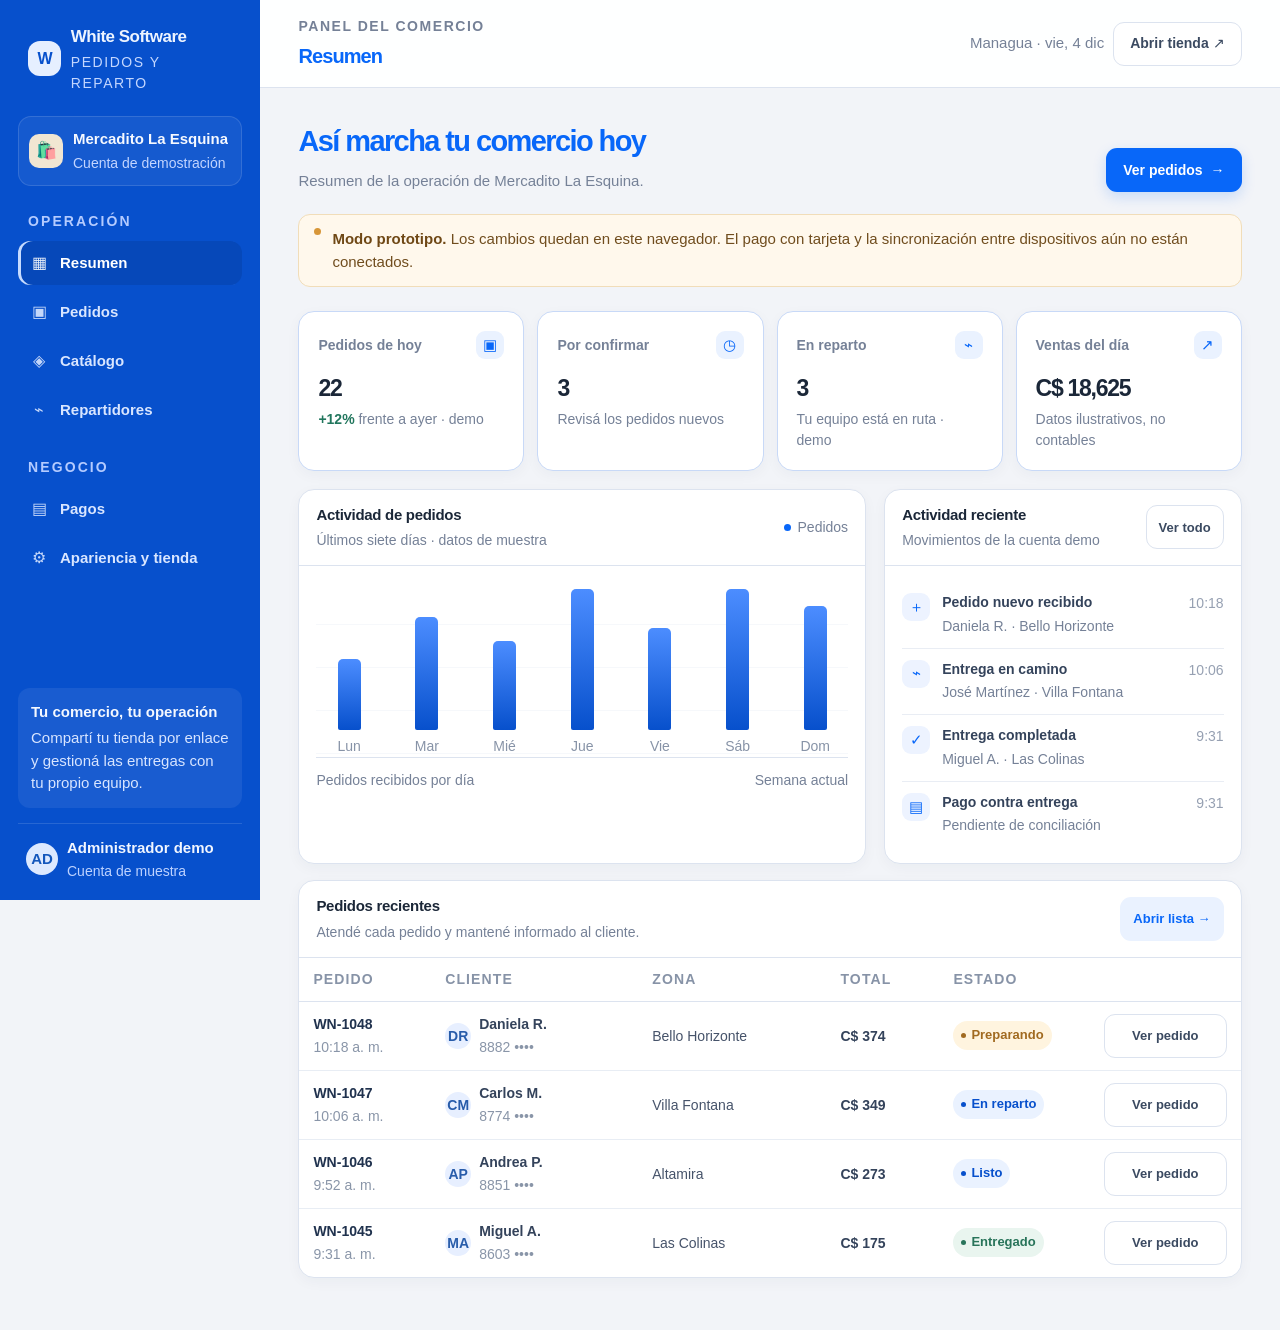
<file: prototype/index.html>
<!doctype html>
<html lang="es">
<head>
  <meta charset="utf-8">
  <meta name="viewport" content="width=device-width, initial-scale=1">
  <meta name="theme-color" content="#0750cc">
  <meta name="description" content="Prototipo de pedidos por enlace y reparto propio para comercios nicaragüenses.">
  <title>White Software | Pedidos y reparto</title>
<link rel="stylesheet" href="styles.css?v=redesign-20261109">
</head>
<body>
  <div id="app"></div>
  <div id="toast-region" class="toast-region" aria-live="polite" aria-atomic="true"></div>
<script src="app.js?v=redesign-20261109" defer></script>
</body>
</html>
</file>
<file: prototype/styles.css>
:root {
  --brand: #0867f9;
  --brand-dark: #0750cc;
  --brand-light: #eaf2ff;
  --ink: #1b2738;
  --muted: #758197;
  --line: #dce3ef;
  --paper: #ffffff;
  --canvas: #f2f4f8;
  --sand: #f4efe6;
  --amber: #b46e20;
  --amber-bg: #fff5e7;
  --red: #b44740;
  --green: #21765d;
  --shadow: 0 16px 42px rgba(28, 54, 94, .10);
  --font-xs: .8125rem;
  --font-sm: .875rem;
  --font-md: .9375rem;
  --font-base: 1rem;
  --font-lg: 1.0625rem;
  --space-1: .25rem;
  --space-2: .5rem;
  --space-3: .75rem;
  --space-4: 1rem;
  --space-5: 1.25rem;
  --space-6: 1.5rem;
  --space-8: 2rem;
  --radius-sm: .625rem;
  --radius-md: .875rem;
  --radius-lg: 1rem;
  --control-height: 2.75rem;
  font-family: 'DM Sans', 'Segoe UI', sans-serif;
  color: var(--ink);
  background: var(--canvas);
  font-synthesis: none;
  text-rendering: optimizeLegibility;
}

* { box-sizing: border-box; }
body { margin: 0; min-width: 320px; background: var(--canvas); font-size: var(--font-base); line-height: 1.5; }
button, input, select, textarea { font: inherit; }
button { cursor: pointer; }
button:focus-visible, a:focus-visible, input:focus-visible, select:focus-visible, textarea:focus-visible { outline: 3px solid rgba(8, 103, 249, .25); outline-offset: 2px; }
a { color: inherit; text-decoration: none; }
.app-layout { min-height: 100vh; display: grid; grid-template-columns: 260px minmax(0, 1fr); }
.sidebar { position: fixed; inset: 0 auto 0 0; z-index: 20; width: 260px; padding: 24px 18px 18px; display: flex; flex-direction: column; background: var(--brand-dark); color: #edf4ff; }
.brand-lockup { display: flex; align-items: center; gap: 10px; padding: 0 10px 22px; }
.brand-mark { width: 35px; height: 35px; display: grid; place-items: center; border-radius: 12px; background: #e6efff; color: var(--brand-dark); font-family: Manrope, sans-serif; font-weight: 800; letter-spacing: -.08em; }
.brand-name { font-family: Manrope, sans-serif; font-size:var(--font-lg); font-weight: 800; letter-spacing: -.03em; }
.brand-caption { margin-top: 2px; color: #c4d7ff; font-size:var(--font-sm); letter-spacing: .11em; text-transform: uppercase; }
.tenant-card { display: flex; align-items: center; gap: 10px; padding: 11px 10px; border: 1px solid rgba(255,255,255,.13); border-radius: 13px; background: rgba(255,255,255,.06); }
.tenant-logo { width: 34px; height: 34px; flex: 0 0 auto; display: grid; place-items: center; border-radius: 10px; background: #f1e6d2; color: #654a25; font-size: 17px; }
.tenant-name { overflow: hidden; color: #f6f9ff; font-size:var(--font-md); font-weight: 700; text-overflow: ellipsis; white-space: nowrap; }
.tenant-meta { margin-top: 3px; color: #c3d5ff; font-size:var(--font-sm); }
.nav-label { margin: 25px 10px 9px; color: #b4cbff; font-size:var(--font-sm); font-weight: 700; letter-spacing: .15em; text-transform: uppercase; }
.side-nav { display: grid; gap: 5px; }
.nav-item { width: 100%; min-height: 44px; display: flex; align-items: center; gap: 12px; padding: 10px 12px; border: 0; border-radius: 12px; color: #d9e6ff; background: transparent; text-align: left; transition: .16s ease; }
.nav-item:hover { color: white; background: rgba(255,255,255,.08); }
.nav-item.active { color: #fff; background: #0648b9; box-shadow: inset 3px 0 #c6dbff; }
.nav-icon { width: 18px; text-align: center; font-size: 16px; opacity: .9; }
.nav-item span:last-child { font-size:var(--font-md); font-weight: 600; }
.sidebar-bottom { margin-top: auto; }
.sidebar-help { padding: 13px; border-radius: 12px; background: rgba(255,255,255,.07); color: #d8e5ff; font-size:var(--font-md); line-height: 1.5; }
.sidebar-help strong { display: block; margin-bottom: 4px; color: #f4f8ff; font-size:var(--font-md); }
.profile-row { margin-top: 15px; padding: 13px 8px 0; border-top: 1px solid rgba(255,255,255,.13); display: flex; align-items: center; gap: 9px; }
.avatar { width: 32px; height: 32px; display: grid; place-items: center; border-radius: 50%; background: #dce9ff; color: #1357bc; font-size:var(--font-md); font-weight: 800; }
.profile-name { display: block; color: #f1f6ff; font-size:var(--font-md); font-weight: 700; }
.profile-role { display: block; margin-top: 2px; color: #bdd2ff; font-size:var(--font-sm); }
.main-column { grid-column: 2; min-width: 0; }
.topbar { min-height: 88px; padding: 16px clamp(20px, 3vw, 44px); display: flex; align-items: center; justify-content: space-between; gap: 20px; border-bottom: 1px solid var(--line); background: rgba(255,255,255,.96); }
.topbar-title { min-width: 0; }
.eyebrow { margin: 0 0 4px; color: var(--muted); font-size:var(--font-sm); font-weight: 700; letter-spacing: .11em; text-transform: uppercase; }
.topbar h1, .topbar h2 { margin: 0; font-family: Manrope, sans-serif; font-size: 20px; letter-spacing: -.045em; color: var(--brand); }
.topbar-actions { display: flex; align-items: center; gap: 9px; }
.current-date { color: var(--muted); font-size:var(--font-md); white-space: nowrap; }
.page-content { width: min(1360px, 100%); margin: 0 auto; padding: 32px clamp(20px, 3vw, 44px) 52px; }
.mobile-menu { display: none; }
.demo-strip { display: flex; align-items: flex-start; gap: 11px; margin-bottom: 24px; padding: 13px 15px; border: 1px solid #f1ddb9; border-radius: 12px; color: #704d1e; background: #fff8ec; font-size:var(--font-md); line-height: 1.5; }
.demo-strip b { color: #6f4815; }
.demo-dot { width: 7px; height: 7px; flex: 0 0 auto; border-radius: 50%; background: #d79638; }
.page-heading { display: flex; align-items: flex-end; justify-content: space-between; gap: 18px; margin-bottom: 22px; }
.page-heading h2 { margin: 0; font-family: Manrope, sans-serif; font-size: clamp(22px, 3vw, 29px); letter-spacing: -.055em; color: var(--brand); }
.page-heading p { margin: 6px 0 0; color: var(--muted); font-size:var(--font-md); }
.btn { min-height: var(--control-height); padding: 0 16px; display: inline-flex; align-items: center; justify-content: center; gap: 8px; border: 1px solid transparent; border-radius: 11px; font-size: var(--font-sm); font-weight: 700; transition: transform .15s ease, background .15s ease; }
.btn:hover { transform: translateY(-1px); }
.btn-primary { color: white; background: var(--brand); box-shadow: 0 5px 14px rgba(8,103,249,.18); }
.btn-primary:hover { background: #0054d1; }
.btn-secondary { border-color: var(--line); color: #3b4a61; background: white; }
.btn-secondary:hover { background: #f7f9fc; }
.btn-quiet { color: var(--brand); background: var(--brand-light); }
.btn-danger { color: var(--red); background: #fff0ef; }
.btn-small { min-height: var(--control-height); padding: 0 12px; font-size: var(--font-xs); }
.btn:disabled { cursor: not-allowed; opacity: .48; transform: none; }
.icon-button { width: 44px; height: 44px; display: inline-grid; place-items: center; border: 1px solid var(--line); border-radius: 11px; color: #59677f; background: white; }
.stats-grid { display: grid; grid-template-columns: repeat(4, minmax(0,1fr)); gap: 13px; margin-bottom: 18px; }
.stat-card { min-height: 128px; padding: 19px; border: 1px solid #c8d9f7; border-radius: 16px; background: white; box-shadow: 0 4px 14px rgba(30,51,89,.04); }
.stat-top { display: flex; align-items: center; justify-content: space-between; gap: 8px; color: var(--muted); font-size:var(--font-sm); font-weight: 600; }
.stat-icon { width: 28px; height: 28px; display: grid; place-items: center; border-radius: 9px; color: var(--brand); background: var(--brand-light); font-size:var(--font-md); }
.stat-value { margin-top: 12px; font-family: Manrope, sans-serif; font-size: 23px; font-weight: 800; letter-spacing: -.055em; }
.stat-foot { margin-top: 3px; color: var(--muted); font-size:var(--font-sm); }
.stat-foot strong { color: var(--green); }
.dashboard-grid { display: grid; grid-template-columns: minmax(0,1.35fr) minmax(320px,.85fr); gap: 18px; }
.panel { min-width: 0; border: 1px solid var(--line); border-radius: 16px; background: white; box-shadow: 0 4px 14px rgba(30,51,89,.04); }
.panel-header { min-height: 59px; padding: 14px 17px; display: flex; align-items: center; justify-content: space-between; gap: 12px; border-bottom: 1px solid var(--line); }
.panel-header h3 { margin: 0; font-family: Manrope, sans-serif; font-size:var(--font-md); letter-spacing: -.02em; }
.panel-header p { margin: 4px 0 0; color: var(--muted); font-size:var(--font-sm); }
.panel-body { padding: 16px 17px; }
.chart-legend { display: flex; align-items: center; gap: 7px; color: var(--muted); font-size:var(--font-sm); }
.legend-dot { width: 7px; height: 7px; border-radius: 50%; background: var(--brand); }
.chart { height: 176px; padding: 7px 0 0; display: flex; align-items: flex-end; justify-content: space-around; gap: 12px; border-bottom: 1px solid var(--line); background: repeating-linear-gradient(to bottom, transparent 0, transparent 42px, #edf1f7 43px); }
.chart-col { height: 100%; flex: 1; display: flex; align-items: center; flex-direction: column; justify-content: flex-end; gap: 6px; color: #8793a7; font-size:var(--font-sm); }
.chart-bar { width: min(23px,60%); min-height: 8px; border-radius: 5px 5px 2px 2px; background: linear-gradient(180deg,#4c8dff,#0750cc); }
.chart-caption { display: flex; align-items: center; justify-content: space-between; margin-top: 12px; color: var(--muted); font-size:var(--font-sm); }
.activity-list { display: grid; }
.activity-row { padding: 11px 0; display: grid; grid-template-columns: 31px 1fr auto; gap: 9px; align-items: start; border-bottom: 1px solid #e9edf4; }
.activity-row:last-child { border-bottom: 0; }
.activity-icon { width: 28px; height: 28px; display: grid; place-items: center; border-radius: 9px; color: var(--brand); background: #edf3ff; font-size:var(--font-md); }
.activity-title { color: #34435b; font-size:var(--font-sm); font-weight: 700; line-height: 1.4; }
.activity-note { margin-top: 3px; color: var(--muted); font-size:var(--font-sm); }
.activity-time { color: #96a0b2; font-size:var(--font-sm); white-space: nowrap; }
.section-toolbar { margin-bottom: 13px; display: flex; align-items: center; justify-content: space-between; gap: 11px; }
.toolbar-left, .toolbar-right { display: flex; align-items: center; gap: 8px; }
.search-field { min-height: var(--control-height); min-width: 240px; padding: 0 13px; display: flex; align-items: center; gap: 10px; border: 1px solid var(--line); border-radius: 11px; background: white; }
.search-field span { color: #8793a7; }
.search-field input { width: 100%; border: 0; outline: 0; color: var(--ink); background: transparent; font-size:var(--font-md); }
.select-control, .input-control, .textarea-control { min-height: var(--control-height); width: 100%; padding: 0 13px; border: 1px solid #d8e1ee; border-radius: 10px; color: #35435a; background: white; font-size: 16px; }
.textarea-control { min-height: 104px; padding: 12px 13px; resize: vertical; }
.field-label { display: block; margin-bottom: 6px; color: #5b6980; font-size:var(--font-sm); font-weight: 700; }
.field-help { margin: 5px 0 0; color: var(--muted); font-size:var(--font-sm); line-height: 1.45; }
.table-wrap { overflow-x: auto; }
.data-table { width: 100%; border-collapse: collapse; text-align: left; }
.orders-table { table-layout: fixed; }
.orders-table th, .orders-table td { padding-right: 9px; padding-left: 9px; overflow-wrap: anywhere; }
.orders-table th:nth-child(1), .orders-table td:nth-child(1) { width: 12%; }
.orders-table th:nth-child(2), .orders-table td:nth-child(2) { width: 18%; }
.orders-table th:nth-child(3), .orders-table td:nth-child(3) { width: 16%; }
.orders-table th:nth-child(4), .orders-table td:nth-child(4) { width: 10%; }
.orders-table th:nth-child(5), .orders-table td:nth-child(5) { width: 13%; }
.orders-table th:nth-child(6), .orders-table td:nth-child(6) { width: 19%; }
.orders-table th:nth-child(7), .orders-table td:nth-child(7) { width: 12%; }
.orders-table .customer-cell { min-width: 0; white-space: normal; }
.orders-table .customer-cell > span:last-child { min-width: 0; overflow-wrap: anywhere; }
.orders-table td:nth-child(4) { white-space: nowrap; }
.orders-table td:nth-child(5) .status-pill { white-space: normal; }
.orders-table td .btn { width: 100%; max-width: 100%; padding: 4px 6px; white-space: normal; line-height: 1.25; }
.orders-table.is-compact th:nth-child(1), .orders-table.is-compact td:nth-child(1) { width: 14%; }
.orders-table.is-compact th:nth-child(2), .orders-table.is-compact td:nth-child(2) { width: 22%; }
.orders-table.is-compact th:nth-child(3), .orders-table.is-compact td:nth-child(3) { width: 20%; }
.orders-table.is-compact th:nth-child(4), .orders-table.is-compact td:nth-child(4) { width: 12%; }
.orders-table.is-compact th:nth-child(5), .orders-table.is-compact td:nth-child(5) { width: 16%; }
.orders-table.is-compact th:nth-child(6), .orders-table.is-compact td:nth-child(6) { display: none; }
.orders-table.is-compact th:nth-child(7), .orders-table.is-compact td:nth-child(7) { width: 16%; }
.data-table th { padding: 11px 14px; border-bottom: 1px solid var(--line); color: #8793a7; font-size:var(--font-sm); font-weight: 700; letter-spacing: .08em; text-transform: uppercase; white-space: nowrap; }
.data-table td { padding: 12px 14px; border-bottom: 1px solid #e8edf4; color: #46536a; font-size:var(--font-sm); vertical-align: middle; }
.data-table tbody tr:last-child td { border-bottom: 0; }
.data-table tbody tr:hover { background: #f7f9fc; }
.order-id { color: #20324e; font-weight: 800; }
.customer-cell { display: flex; align-items: center; gap: 8px; white-space: nowrap; }
.mini-avatar { width: 26px; height: 26px; display: grid; place-items: center; border-radius: 50%; color: #285caa; background: #e7efff; font-size:var(--font-sm); font-weight: 800; }
.cell-main { display: block; color: #34435b; font-size:var(--font-sm); font-weight: 700; }
.cell-sub { display: block; margin-top: 3px; color: #8995a8; font-size:var(--font-sm); }
.status-pill { display: inline-flex; align-items: center; gap: 5px; padding: 5px 8px; border-radius: 99px; color: #54627a; background: #eef2f8; font-size:var(--font-sm); font-weight: 700; white-space: nowrap; }
.status-pill::before { width: 5px; height: 5px; content: ''; border-radius: 50%; background: currentColor; }
.status-green { color: #28745a; background: #e9f5ef; }
.status-amber { color: #a16a20; background: #fff4df; }
.status-blue { color: #0750cc; background: #eaf2ff; }
.status-red { color: #ad514a; background: #fff0ee; }
.product-grid { display: grid; grid-template-columns: repeat(3,minmax(0,1fr)); gap: 13px; }
.product-admin-card { min-height: 100px; padding: 16px; display: grid; grid-template-columns: 58px minmax(0,1fr) auto; gap: 13px; align-items: center; border: 1px solid var(--line); border-radius: 14px; background: white; }
.product-thumb { width: 54px; height: 54px; display: grid; place-items: center; border-radius: 12px; background: #f3efe5; font-size: 25px; }
.product-name { overflow: hidden; color: #34435b; font-size:var(--font-md); font-weight: 700; text-overflow: ellipsis; white-space: nowrap; }
.product-meta { margin-top: 5px; color: var(--muted); font-size:var(--font-sm); }
.product-price { margin-top: 5px; color: var(--brand); font-size:var(--font-sm); font-weight: 800; }
.toggle { position: relative; width: 48px; height: 28px; border: 0; border-radius: 20px; background: #c9d2e0; transition: .15s ease; }
.toggle::after { position: absolute; top: 4px; left: 4px; width: 20px; height: 20px; content: ''; border-radius: 50%; background: white; box-shadow: 0 1px 3px rgba(0,0,0,.16); transition: .15s ease; }
.toggle.on { background: var(--brand); }
.toggle.on::after { transform: translateX(20px); }
.courier-grid { display: grid; grid-template-columns: repeat(3,minmax(0,1fr)); gap: 13px; }
.courier-card { padding: 17px; border: 1px solid var(--line); border-radius: 13px; background: white; }
.courier-card-top { display: flex; align-items: center; justify-content: space-between; gap: 9px; }
.courier-avatar { width: 43px; height: 43px; display: grid; place-items: center; border-radius: 14px; color: #285caa; background: #e6efff; font-size:var(--font-md); font-weight: 800; }
.courier-name { margin-top: 13px; font-family: Manrope, sans-serif; font-size:var(--font-md); font-weight: 800; }
.courier-zone { margin-top: 5px; color: var(--muted); font-size:var(--font-sm); }
.courier-stats { margin: 15px 0; padding: 11px 0; display: grid; grid-template-columns: 1fr 1fr; border-top: 1px solid var(--line); border-bottom: 1px solid var(--line); }
.courier-stats div + div { padding-left: 12px; border-left: 1px solid var(--line); }
.courier-stats strong { display: block; font-size:var(--font-md); }
.courier-stats span { display: block; margin-top: 3px; color: var(--muted); font-size:var(--font-sm); }
.settings-grid { display: grid; grid-template-columns: minmax(0,1fr) minmax(280px,.8fr); gap: 15px; }
.settings-form { padding: 19px; }
.form-grid { display: grid; grid-template-columns: repeat(2,minmax(0,1fr)); gap: 13px; }
.form-field.full { grid-column: 1 / -1; }
.theme-input { width: 52px; height: 38px; padding: 3px; border: 1px solid var(--line); border-radius: 8px; background: white; }
.inline-control { display: flex; gap: 8px; align-items: center; }
.preview-store { overflow: hidden; border: 1px solid var(--line); border-radius: 14px; background: #fff; }
.preview-banner { min-height: 124px; padding: 18px; display: flex; align-items: flex-end; color: white; background: linear-gradient(135deg,var(--brand),var(--brand-dark)); }
.preview-banner span { font-family: Manrope,sans-serif; font-size: 18px; font-weight: 800; letter-spacing: -.04em; }
.preview-store-body { padding: 15px; }
.preview-product { margin-top: 10px; padding: 10px; display: flex; align-items: center; gap: 10px; border: 1px solid var(--line); border-radius: 10px; font-size:var(--font-sm); }
.preview-product span:first-child { font-size: 20px; }
.integration-card { padding: 18px; border: 1px solid var(--line); border-radius: 13px; background: white; }
.integration-header { display: flex; align-items: center; justify-content: space-between; gap: 14px; }
.integration-title { display: flex; align-items: center; gap: 10px; }
.integration-icon { width: 38px; height: 38px; display: grid; place-items: center; border-radius: 11px; color: var(--brand); background: var(--brand-light); font-size: 16px; }
.integration-title strong { display: block; font-size:var(--font-md); }
.integration-title small { display: block; margin-top: 4px; color: var(--muted); font-size:var(--font-sm); }
.check-list { margin: 16px 0 0; padding: 0; list-style: none; display: grid; gap: 10px; }
.check-list li { display: grid; grid-template-columns: 17px 1fr; gap: 7px; color: #59665f; font-size:var(--font-sm); line-height: 1.5; }
.check-list li span:first-child { color: var(--green); font-weight: 800; }
.empty-state { padding: 37px 18px; color: var(--muted); text-align: center; font-size:var(--font-md); }
.empty-state strong { display: block; margin-bottom: 6px; color: #3b4a43; font-family: Manrope,sans-serif; font-size:var(--font-md); }

/* Storefront */
.store-page { min-height: 100vh; background: #f5f7fa; }
.store-topbar { height: 64px; padding: 0 clamp(16px,5vw,64px); display: flex; align-items: center; justify-content: space-between; gap: 12px; border-bottom: 1px solid #dde3ee; background: rgba(255,255,255,.94); }
.store-brand { display: flex; align-items: center; gap: 9px; }
.store-brand-mark { width: 31px; height: 31px; display: grid; place-items: center; border-radius: 10px; color: white; background: var(--brand); font-size:var(--font-md); }
.store-brand-name { font-family: Manrope,sans-serif; font-size:var(--font-md); font-weight: 800; }
.store-top-actions { display: flex; align-items: center; gap: 9px; }
.store-hero { min-height: 220px; padding: 38px clamp(18px,6vw,72px); position: relative; overflow: hidden; display: flex; align-items: center; color: white; background: linear-gradient(112deg, var(--brand-dark), var(--brand) 72%, #4c8dff); }
.store-hero::before, .store-hero::after { position: absolute; content: ''; border: 1px solid rgba(255,255,255,.15); border-radius: 50%; }
.store-hero::before { width: 340px; height: 340px; right: 7%; top: -190px; }
.store-hero::after { width: 240px; height: 240px; right: 11%; top: -135px; }
.hero-content { position: relative; z-index: 1; width: min(1100px,100%); margin: 0 auto; }
.hero-tag { display: inline-flex; align-items: center; gap: 7px; padding: 6px 10px; border: 1px solid rgba(255,255,255,.3); border-radius: 99px; color: #edf4ff; font-size:var(--font-sm); font-weight: 700; letter-spacing: .08em; text-transform: uppercase; }
.store-hero h1 { max-width: 630px; margin: 13px 0 7px; font-family: Manrope,sans-serif; font-size: clamp(25px,4vw,38px); line-height: 1.1; letter-spacing: -.06em; }
.store-hero p { margin: 0; color: #dce8ff; font-size:var(--font-md); }
.store-meta-row { width: min(1100px,calc(100% - 36px)); margin: -23px auto 0; position: relative; z-index: 2; padding: 15px 18px; display: flex; align-items: center; justify-content: space-between; gap: 12px; border: 1px solid var(--line); border-radius: 13px; background: white; box-shadow: 0 8px 24px rgba(31,51,89,.06); }
.store-meta-left { display: flex; align-items: center; gap: 12px; }
.store-meta-icon { width: 39px; height: 39px; display: grid; place-items: center; border-radius: 12px; background: #f3ead7; font-size: 19px; }
.store-meta-name { font-size:var(--font-md); font-weight: 800; }
.store-meta-detail { margin-top: 4px; color: var(--muted); font-size:var(--font-sm); }
.store-perks { display: flex; align-items: center; gap: 16px; color: #657189; font-size:var(--font-sm); }
.store-perks span { display: flex; align-items: center; gap: 5px; }
.store-body { width: min(1100px,calc(100% - 36px)); margin: 24px auto 0; padding-bottom: 55px; }
.store-section-title { margin: 0 0 4px; font-family: Manrope,sans-serif; font-size: 20px; letter-spacing: -.05em; }
.store-section-note { margin: 0; color: var(--muted); font-size:var(--font-sm); }
.store-layout { margin-top: 16px; display: grid; grid-template-columns: minmax(0,1fr) 285px; gap: 22px; align-items: start; }
.store-products-head { margin-bottom: 13px; display: flex; align-items: center; justify-content: space-between; gap: 10px; }
.category-row { margin-bottom: 14px; display: flex; gap: 7px; overflow-x: auto; scrollbar-width: thin; }
.category-chip { min-height: 44px; padding: 0 15px; border: 1px solid #dce3ef; border-radius: 99px; color: #657189; background: white; font-size: var(--font-xs); font-weight: 700; white-space: nowrap; }
.category-chip.active { border-color: var(--brand); color: white; background: var(--brand); }
.store-product-grid { display: grid; grid-template-columns: repeat(3,minmax(0,1fr)); gap: 11px; }
.store-product { min-width: 0; overflow: hidden; border: 1px solid #dee5f0; border-radius: 12px; background: white; transition: .15s ease; }
.store-product:hover { transform: translateY(-2px); box-shadow: 0 9px 24px rgba(31,51,89,.08); }
.store-product-visual { height: 112px; position: relative; display: grid; place-items: center; background: linear-gradient(145deg,#f5f0e5,#f8f7f1); font-size: 42px; }
.product-tag { position: absolute; top: 9px; left: 9px; padding: 4px 7px; border-radius: 99px; color: #6d5529; background: rgba(255,255,255,.83); font-size:var(--font-xs); font-weight: 700; }
.store-product-info { padding: 12px; }
.store-product-name { overflow: hidden; color: #28364d; font-size:var(--font-sm); font-weight: 700; text-overflow: ellipsis; white-space: nowrap; }
.store-product-size { margin-top: 4px; color: var(--muted); font-size:var(--font-xs); }
.store-product-bottom { margin-top: 11px; display: flex; align-items: center; justify-content: space-between; gap: 7px; }
.store-product-price { color: var(--brand); font-size:var(--font-md); font-weight: 800; }
.add-button { width: 44px; height: 44px; display: grid; place-items: center; border: 0; border-radius: 11px; color: white; background: var(--brand); font-size: 20px; font-weight: 700; }
.cart-panel { position: sticky; top: 15px; overflow: hidden; border: 1px solid #dee5f0; border-radius: 13px; background: white; }
.cart-head { padding: 14px 15px; display: flex; align-items: center; justify-content: space-between; border-bottom: 1px solid var(--line); }
.cart-head strong { font-family: Manrope,sans-serif; font-size:var(--font-md); }
.cart-count { min-width: 21px; height: 21px; padding: 0 6px; display: grid; place-items: center; border-radius: 99px; color: var(--brand); background: var(--brand-light); font-size:var(--font-sm); font-weight: 800; }
.cart-items { max-height: 270px; overflow: auto; padding: 4px 15px; }
.cart-empty { padding: 23px 4px; color: var(--muted); text-align: center; font-size:var(--font-sm); line-height: 1.5; }
.cart-empty-icon { display: block; margin-bottom: 7px; font-size: 23px; }
.cart-line { padding: 10px 0; display: grid; grid-template-columns: 32px minmax(0,1fr) auto; gap: 8px; align-items: center; border-bottom: 1px solid #e8edf4; }
.cart-line-icon { width: 31px; height: 31px; display: grid; place-items: center; border-radius: 9px; background: #f5f0e5; }
.cart-line-title { overflow: hidden; font-size:var(--font-sm); font-weight: 700; text-overflow: ellipsis; white-space: nowrap; }
.cart-line-price { margin-top: 3px; color: var(--muted); font-size:var(--font-xs); }
.quantity-controls { display: flex; align-items: center; gap: 5px; }
.quantity-controls button { width: 40px; height: 40px; display: grid; place-items: center; border: 1px solid #dce3ef; border-radius: 9px; color: #52617a; background: white; font-size: 18px; }
.quantity-controls span { min-width: 12px; text-align: center; font-size:var(--font-sm); font-weight: 700; }
.cart-summary { padding: 13px 15px 15px; border-top: 1px solid var(--line); }
.summary-row { margin: 6px 0; display: flex; justify-content: space-between; gap: 10px; color: #657189; font-size:var(--font-sm); }
.summary-row.total { margin-top: 10px; padding-top: 10px; border-top: 1px dashed #dce3ef; color: #253954; font-size:var(--font-md); font-weight: 800; }
.cart-checkout { width: 100%; margin-top: 11px; }
.cart-footnote { margin: 9px 0 0; color: #9aa39e; font-size:var(--font-xs); line-height: 1.4; text-align: center; }

/* Courier and tracking */
.courier-page { min-height: 100vh; padding-bottom: 30px; background: #f2f4f8; }
.courier-top { min-height: 64px; padding: 0 clamp(15px,4vw,48px); display: flex; align-items: center; justify-content: space-between; gap: 10px; color: white; background: var(--brand-dark); }
.courier-top .brand-name { color: white; }
.courier-shell { width: min(940px,calc(100% - 30px)); margin: 24px auto; }
.courier-heading { margin-bottom: 18px; display: flex; justify-content: space-between; align-items: flex-end; gap: 12px; }
.courier-heading h1 { margin: 0; font-family: Manrope,sans-serif; font-size: 23px; letter-spacing: -.05em; }
.courier-heading p { margin: 5px 0 0; color: var(--muted); font-size:var(--font-sm); }
.courier-map { min-height: 210px; position: relative; overflow: hidden; border: 1px solid #d9e0eb; border-radius: 15px; background-color: #e9eef6; background-image: linear-gradient(25deg,transparent 46%,rgba(255,255,255,.75) 47%,rgba(255,255,255,.75) 49%,transparent 50%),linear-gradient(112deg,transparent 41%,rgba(255,255,255,.8) 42%,rgba(255,255,255,.8) 45%,transparent 46%),linear-gradient(0deg,rgba(205,216,232,.45) 1px,transparent 1px),linear-gradient(90deg,rgba(205,216,232,.45) 1px,transparent 1px); background-size: 230px 190px,270px 200px,42px 42px,42px 42px; }
.map-road-label { position: absolute; color: #78869e; font-size:var(--font-sm); font-weight: 600; transform: rotate(-18deg); }
.road-one { top: 31%; left: 17%; }
.road-two { top: 68%; left: 53%; transform: rotate(12deg); }
.route-line { position: absolute; top: 32%; left: 29%; width: 41%; height: 39%; border: 3px dashed var(--brand); border-top-color: transparent; border-right-color: transparent; border-radius: 50%; transform: rotate(-20deg); opacity: .8; }
.map-pin { position: absolute; width: 34px; height: 34px; display: grid; place-items: center; border: 4px solid white; border-radius: 50% 50% 50% 3px; color: white; background: var(--brand); box-shadow: 0 5px 14px rgba(18,61,132,.24); transform: rotate(-45deg); }
.map-pin span { transform: rotate(45deg); font-size:var(--font-md); }
.pin-start { top: 34%; left: 27%; }
.pin-end { top: 60%; right: 26%; background: #d09138; }
.map-overlay-label { position: absolute; top: 13px; left: 14px; padding: 6px 9px; border-radius: 8px; color: #4c6258; background: rgba(255,255,255,.86); font-size:var(--font-sm); font-weight: 700; }
.map-location-note { position: absolute; right: 12px; bottom: 12px; max-width: 65%; padding: 7px 9px; border: 1px solid rgba(255,255,255,.9); border-radius: 8px; color: #56685f; background: rgba(255,255,255,.88); font-size:var(--font-xs); text-align: right; }
.delivery-list { margin-top: 17px; display: grid; gap: 11px; }
.delivery-card { padding: 15px; display: grid; grid-template-columns: minmax(0,1fr) auto; gap: 12px; align-items: center; border: 1px solid var(--line); border-radius: 13px; background: white; }
.delivery-card.active { border-color: #90b8ff; box-shadow: 0 0 0 3px rgba(8,103,249,.08); }
.delivery-card h3 { margin: 0; font-family: Manrope,sans-serif; font-size:var(--font-md); }
.delivery-card p { margin: 5px 0 0; color: var(--muted); font-size:var(--font-sm); line-height: 1.4; }
.delivery-meta { margin-top: 10px; display: flex; flex-wrap: wrap; gap: 10px; color: #62718b; font-size:var(--font-sm); }
.gps-indicator { margin-top: 11px; padding: 9px 10px; display: flex; align-items: center; gap: 8px; border-radius: 9px; color: #5b687e; background: #eef1f6; font-size:var(--font-sm); line-height: 1.45; }
.gps-dot { width: 7px; height: 7px; flex: 0 0 auto; border-radius: 50%; background: #a2aba7; }
.gps-indicator.live { color: #24694f; background: #eaf6ef; }
.gps-indicator.live .gps-dot { background: #38a06e; box-shadow: 0 0 0 4px rgba(56,160,110,.12); }
.tracking-shell { width: min(760px,calc(100% - 30px)); margin: 35px auto; }
.tracking-search { padding: 15px; display: flex; gap: 9px; border: 1px solid var(--line); border-radius: 12px; background: white; }
.tracking-search input { min-width: 0; flex: 1; padding: 0 10px; border: 0; outline: 0; font-size:var(--font-md); }
.tracking-card { margin-top: 15px; overflow: hidden; border: 1px solid var(--line); border-radius: 14px; background: white; }
.tracking-banner { padding: 19px; color: white; background: linear-gradient(115deg,var(--brand-dark),var(--brand)); }
.tracking-banner small { color: #c6d9ff; font-size:var(--font-sm); font-weight: 700; letter-spacing: .08em; text-transform: uppercase; }
.tracking-banner h2 { margin: 6px 0 0; font-family: Manrope,sans-serif; font-size: 19px; letter-spacing: -.04em; }
.tracking-banner p { margin: 5px 0 0; color: #dce8ff; font-size:var(--font-sm); }
.tracking-content { padding: 19px; display: grid; grid-template-columns: 1fr 1fr; gap: 22px; }
.timeline { display: grid; }
.timeline-step { position: relative; min-height: 48px; padding-left: 27px; color: #a1aaa5; font-size:var(--font-sm); }
.timeline-step:not(:last-child)::before { position: absolute; top: 15px; bottom: -2px; left: 7px; width: 1px; content: ''; background: #dfe5ef; }
.timeline-step::after { position: absolute; top: 2px; left: 2px; width: 11px; height: 11px; content: ''; border: 2px solid #c8d1de; border-radius: 50%; background: white; }
.timeline-step.done { color: #34435b; font-weight: 700; }
.timeline-step.done::after { border-color: var(--brand); background: var(--brand); box-shadow: inset 0 0 0 2px white; }
.tracking-details { padding: 14px; border-radius: 11px; background: #f5f7fa; }
.tracking-details strong { display: block; font-size:var(--font-sm); }
.tracking-details p { margin: 6px 0 12px; color: var(--muted); font-size:var(--font-sm); line-height: 1.45; }
.tracking-code { color: var(--brand); font-weight: 800; letter-spacing: .04em; }

/* Modal, notices, responsive */
.modal-backdrop { position: fixed; inset: 0; z-index: 40; padding: 18px; display: grid; place-items: center; background: rgba(21,35,61,.48); backdrop-filter: blur(3px); }
.modal { width: min(500px,100%); max-height: min(88vh,780px); overflow: auto; border: 1px solid rgba(255,255,255,.7); border-radius: 15px; background: white; box-shadow: var(--shadow); }
.modal.wide { width: min(640px,100%); }
.modal-header { padding: 17px 19px; display: flex; align-items: flex-start; justify-content: space-between; gap: 12px; border-bottom: 1px solid var(--line); }
.modal-header h2 { margin: 0; font-family: Manrope,sans-serif; font-size:var(--font-lg); letter-spacing: -.03em; }
.modal-header p { margin: 5px 0 0; color: var(--muted); font-size:var(--font-sm); line-height: 1.4; }
.modal-body { padding: 18px 19px; }
.modal-footer { padding: 13px 19px; display: flex; justify-content: flex-end; gap: 8px; border-top: 1px solid var(--line); background: #fbfcfe; }
.modal-fields { display: grid; grid-template-columns: repeat(2,minmax(0,1fr)); gap: 12px; }
.payment-choice { padding: 11px; display: flex; align-items: center; gap: 9px; border: 1px solid var(--line); border-radius: 9px; color: #52617a; font-size:var(--font-sm); }
.payment-choice input { accent-color: var(--brand); }
.payment-choice.disabled { opacity: .54; background: #f7f8f7; }
.warning-note { padding: 10px 11px; border-radius: 9px; color: #80581d; background: var(--amber-bg); font-size:var(--font-sm); line-height: 1.45; }
.toast-region { position: fixed; right: 18px; bottom: 18px; z-index: 60; display: grid; gap: 8px; }
.toast { max-width: min(380px,calc(100vw - 36px)); padding: 11px 14px; border: 1px solid var(--line); border-radius: 10px; color: #34435b; background: white; box-shadow: var(--shadow); font-size:var(--font-sm); line-height: 1.45; animation: toast-in .18s ease-out; }
@keyframes toast-in { from { opacity: 0; transform: translateY(7px); } to { opacity: 1; transform: translateY(0); } }
.overlay { position: fixed; inset: 0; z-index: 19; display: none; background: rgba(21,35,61,.38); }
.overlay.show { display: block; }
.mobile-only { display: none; }

/* Responsive system and accessible mobile patterns */
.cart-dock, .cart-overlay, .cart-close { display: none; }
.sr-only { position: absolute; width: 1px; height: 1px; padding: 0; margin: -1px; overflow: hidden; clip: rect(0,0,0,0); white-space: nowrap; border: 0; }
.cart-kicker { display: block; margin-bottom: 4px; color: var(--muted); font-size: var(--font-xs); font-weight: 700; }
.cart-head strong { display: block; color: var(--ink); font-size: var(--font-md); }
.store-product-name { margin: 0; font-size: var(--font-md); line-height: 1.35; white-space: normal; }
.store-product-size { font-size: var(--font-xs); line-height: 1.4; }
.store-product-price { font-size: var(--font-md); }
.product-meta, .product-price, .courier-zone, .courier-stats span { font-size: var(--font-sm); }
.courier-name { font-size: var(--font-md); }
.courier-heading h1 { color: var(--ink); }
.tracking-banner h2 { color: #fff; }
.courier-heading .eyebrow { margin: 0 0 5px; }
.store-section-note { font-size: var(--font-sm); line-height: 1.45; }
.store-meta-detail { font-size: var(--font-xs); line-height: 1.45; }
.store-meta-name { font-size: var(--font-md); }
.store-perks { flex-wrap: wrap; font-size: var(--font-xs); }
.cart-line-title { font-size: var(--font-sm); line-height: 1.35; white-space: normal; }
.cart-line-price, .cart-footnote { font-size: var(--font-xs); }
.quantity-controls span { font-size: var(--font-sm); }
.cart-empty { font-size: var(--font-sm); }
.summary-row { font-size: var(--font-sm); }
.cart-footnote { line-height: 1.45; }
.category-chip.active { box-shadow: 0 3px 10px rgba(8,103,249,.18); }
.input-control:focus-visible, .select-control:focus-visible, .textarea-control:focus-visible,
.search-field input:focus-visible, .tracking-search input:focus-visible {
  outline: 3px solid rgba(8,103,249,.28);
  outline-offset: 2px;
}
.btn:active, .add-button:active, .category-chip:active { transform: translateY(1px); }
.store-footer { padding: 18px 16px calc(18px + env(safe-area-inset-bottom)); color: var(--muted); background: #fff; border-top: 1px solid var(--line); text-align: center; font-size: var(--font-xs); }
.cart-panel { min-width: 0; }
.data-table td { line-height: 1.45; }
.status-pill { min-height: 28px; font-size: var(--font-xs); }
:where(button, input, select, textarea, a) { -webkit-tap-highlight-color: transparent; }
.store-meta-name, .store-meta-detail, .cart-line-title, .cart-line-price { display: block; }
.brand-name, .brand-caption { display: block; }
.tenant-name, .tenant-meta, .activity-title, .activity-note { display: block; }
.cart-line > span:nth-child(2) { min-width: 0; }
.cart-line-title { overflow-wrap: anywhere; }

@media (max-width: 1080px) {
  .dashboard-grid { grid-template-columns: 1fr; }
  .product-grid, .courier-grid { grid-template-columns: repeat(2,minmax(0,1fr)); }
}
@media (max-width: 820px) {
  .app-layout { display: block; }
  .sidebar { width: min(320px, 88vw); transform: translateX(-102%); transition: transform .2s ease; }
  .sidebar.open { transform: translateX(0); }
  .main-column { width: 100%; }
  .mobile-menu { width: 44px; height: 44px; flex: 0 0 auto; display: inline-grid; place-items: center; border: 1px solid var(--line); border-radius: 11px; color: #43516a; background: white; }
  .topbar { justify-content: flex-start; }
  .topbar-title { flex: 1; }
  .topbar-actions .current-date { display: none; }
  .dashboard-grid { grid-template-columns: 1fr; }
  .stats-grid { grid-template-columns: repeat(2,minmax(0,1fr)); }
  .store-layout { grid-template-columns: minmax(0,1fr); }
  .store-body { padding-bottom: calc(100px + env(safe-area-inset-bottom)); }
  .cart-dock {
    position: fixed; z-index: 45; right: 12px; bottom: max(12px, env(safe-area-inset-bottom));
    left: 12px; width: calc(100% - 24px); min-height: 64px; padding: 10px 15px;
    display: flex; align-items: center; gap: 12px; border: 0; border-radius: 16px;
    color: white; background: var(--brand); box-shadow: 0 10px 30px rgba(8,75,187,.25);
    text-align: left;
  }
  .cart-dock-icon { width: 38px; height: 38px; display: grid; place-items: center; flex: 0 0 auto; border-radius: 12px; background: rgba(255,255,255,.16); font-size: 19px; }
  .cart-dock-label { min-width: 0; flex: 1; font-size: var(--font-sm); font-weight: 700; }
  .cart-dock strong { font-size: var(--font-md); white-space: nowrap; }
  .cart-dock-action { font-size: var(--font-xs); font-weight: 700; white-space: nowrap; }
  .cart-overlay {
    position: fixed; z-index: 49; inset: 0; width: 100%; height: 100%; border: 0;
    background: rgba(21,35,61,.48); cursor: pointer;
  }
  .cart-overlay.show { display: block; }
  .store-page .cart-panel {
    position: fixed; z-index: 50; right: 0; bottom: 0; left: 0; width: 100%;
    max-height: 88vh; max-height: 88dvh; display: flex; flex-direction: column;
    padding-bottom: env(safe-area-inset-bottom); border-radius: 22px 22px 0 0;
    box-shadow: 0 -12px 40px rgba(21,35,61,.18); transform: translateY(105%);
    visibility: hidden; transition: transform .24s ease, visibility .24s ease;
  }
  .store-page .cart-panel.is-open { transform: translateY(0); visibility: visible; }
  .cart-close { width: 44px; height: 44px; display: inline-grid; place-items: center; flex: 0 0 auto; border: 1px solid var(--line); border-radius: 12px; color: var(--ink); background: white; font-size: 24px; }
  .cart-items { min-height: 90px; max-height: none; flex: 1 1 auto; overflow: auto; overscroll-behavior: contain; }
  .cart-summary { flex: 0 0 auto; padding-bottom: max(16px, env(safe-area-inset-bottom)); }
  body.cart-open { overflow: hidden; }
  .table-wrap { overflow: visible; }
  .data-table, .data-table tbody, .data-table tr, .data-table td { display: block; width: 100%; }
  .orders-table td:nth-child(n) { width: 100%; }
  .data-table thead {
    position: absolute; width: 1px; height: 1px; padding: 0; margin: -1px;
    overflow: hidden; clip: rect(0,0,0,0); white-space: nowrap; border: 0;
  }
  .data-table tr { margin: 0 0 14px; padding: 7px 14px; border: 1px solid var(--line); border-radius: 14px; background: #fff; box-shadow: 0 3px 12px rgba(30,51,89,.04); }
  .data-table td {
    min-height: 43px; padding: 9px 0; display: flex; flex-direction: row;
    align-items: flex-start; justify-content: space-between; gap: 14px;
    border-bottom: 1px solid #edf0f5; text-align: right;
  }
  .data-table td::before {
    flex: 0 0 82px; color: var(--muted); content: attr(data-label);
    font-size: var(--font-xs); font-weight: 700; text-align: left;
  }
  .data-table td:empty { display: none; }
  .data-table td[data-label="Cliente"] { align-items: center; }
  .data-table td[data-label="Cliente"] .customer-cell { white-space: normal; text-align: right; }
  .data-table td[data-label="Acción"] { padding: 10px 0 4px; border: 0; }
  .data-table td[data-label="Acción"]::before { align-self: center; }
  .data-table td[data-label="Acción"] .btn { min-width: 130px; }
  .data-table td:last-child { border-bottom: 0; }
  .data-table td[data-label="Pago"] { display: block; text-align: left; }
  .data-table td[data-label="Pago"]::before { display: block; margin-bottom: 6px; }
  .courier-shell, .tracking-shell { width: min(calc(100% - 28px), 760px); margin-top: 22px; }
}
@media (max-width: 560px) {
  .page-content { padding: 22px 16px 40px; }
  .topbar { min-height: 72px; gap: 10px; padding: 12px 15px; }
  .topbar h1, .topbar h2 { font-size: 16px; }
  .topbar-actions .btn-secondary { padding: 0 11px; min-height: 44px; font-size: var(--font-xs); }
  .page-heading { align-items: flex-start; flex-wrap: wrap; gap: 14px; }
  .page-heading h2 { font-size: 23px; line-height: 1.18; }
  .page-heading .btn { flex: 0 0 auto; }
  .stats-grid { gap: 10px; }
  .stat-card { min-height: 112px; padding: 14px; }
  .stat-value { font-size: 20px; }
  .section-toolbar { align-items: stretch; flex-direction: column; }
  .toolbar-left, .toolbar-right { width: 100%; }
  .search-field { min-width: 0; flex: 1; }
  .toolbar-right .btn { flex: 1; }
  .product-grid, .courier-grid { grid-template-columns: 1fr; }
  .form-grid { grid-template-columns: 1fr; }
  .form-field.full { grid-column: auto; }
  .settings-grid { grid-template-columns: 1fr; }
  .store-topbar { height: auto; min-height: 64px; padding: 11px 16px; flex-wrap: wrap; }
  .store-brand { min-width: 0; max-width: 100%; }
  .store-brand-name { overflow: hidden; text-overflow: ellipsis; white-space: nowrap; }
  .store-top-actions { width: 100%; display: grid; grid-template-columns: 1fr 1fr; gap: 8px; }
  .store-top-actions .btn { min-height: 44px; padding: 0 9px; font-size: var(--font-xs); }
  .store-hero { min-height: 210px; padding: 30px 20px; }
  .store-hero::before { right: -170px; }
  .store-hero::after { right: -100px; }
  .store-hero h1 { font-size: 27px; }
  .store-hero p { font-size: var(--font-sm); }
  .store-meta-row { align-items: flex-start; flex-direction: column; padding: 15px; }
  .store-perks { width: 100%; justify-content: flex-start; gap: 10px 18px; font-size: var(--font-xs); }
  .store-body { width: calc(100% - 28px); margin-top: 20px; }
  .store-products-head { align-items: stretch; flex-direction: column; gap: 12px; }
  .store-search-field { width: 100%; min-width: 0 !important; }
  .store-product-grid { grid-template-columns: repeat(2,minmax(0,1fr)); gap: 10px; }
  .store-product-visual { height: 110px; font-size: 38px; }
  .store-product-info { padding: 12px; }
  .store-product-bottom { align-items: flex-end; gap: 6px; }
  .store-product-name { overflow-wrap: anywhere; }
  .tracking-content { grid-template-columns: 1fr; }
  .tracking-search { padding: 12px; flex-direction: column; }
  .tracking-search input { min-height: 44px; width: 100%; padding: 0 12px; border: 1px solid var(--line); border-radius: 10px; font-size: 16px; }
  .tracking-search .btn { min-height: 44px; width: 100%; padding: 0 12px; }
  .tracking-card { margin-top: 18px; }
  .tracking-content { padding: 16px; gap: 18px; }
  .delivery-card { grid-template-columns: 1fr; padding: 16px; }
  .delivery-card > .btn { justify-self: stretch; width: 100%; min-height: 48px; }
  .delivery-card h3 { font-size: var(--font-md); }
  .modal-backdrop { padding: 10px; }
  .modal { max-height: 92vh; max-height: 92dvh; border-radius: 16px; }
  .modal-header { padding: 16px; }
  .modal-body { padding: 16px; }
  .modal-footer { position: sticky; bottom: 0; padding: 12px 16px calc(12px + env(safe-area-inset-bottom)); flex-wrap: wrap; background: #fff; }
  .modal-footer .btn { flex: 1 1 140px; }
  .modal-fields { grid-template-columns: 1fr; }
  .modal-fields .full { grid-column: auto; }
  .current-date { display: none; }
  .toast-region { right: 12px; bottom: 86px; left: 12px; }
  .toast { max-width: none; font-size: var(--font-sm); }
}
@media (max-width: 360px) {
  .page-content { padding-right: 13px; padding-left: 13px; }
  .topbar h1, .topbar h2 { font-size: 15px; }
  .store-product-grid { gap: 8px; }
  .store-product-info { padding: 10px; }
  .store-product-visual { height: 96px; }
  .cart-dock { right: 8px; left: 8px; width: calc(100% - 16px); gap: 8px; padding-right: 11px; padding-left: 11px; }
  .cart-dock-action { display: none; }
}
@media (prefers-reduced-motion: reduce) {
  *, *::before, *::after { scroll-behavior: auto !important; animation-duration: .01ms !important; animation-iteration-count: 1 !important; transition-duration: .01ms !important; }
}
</file>
